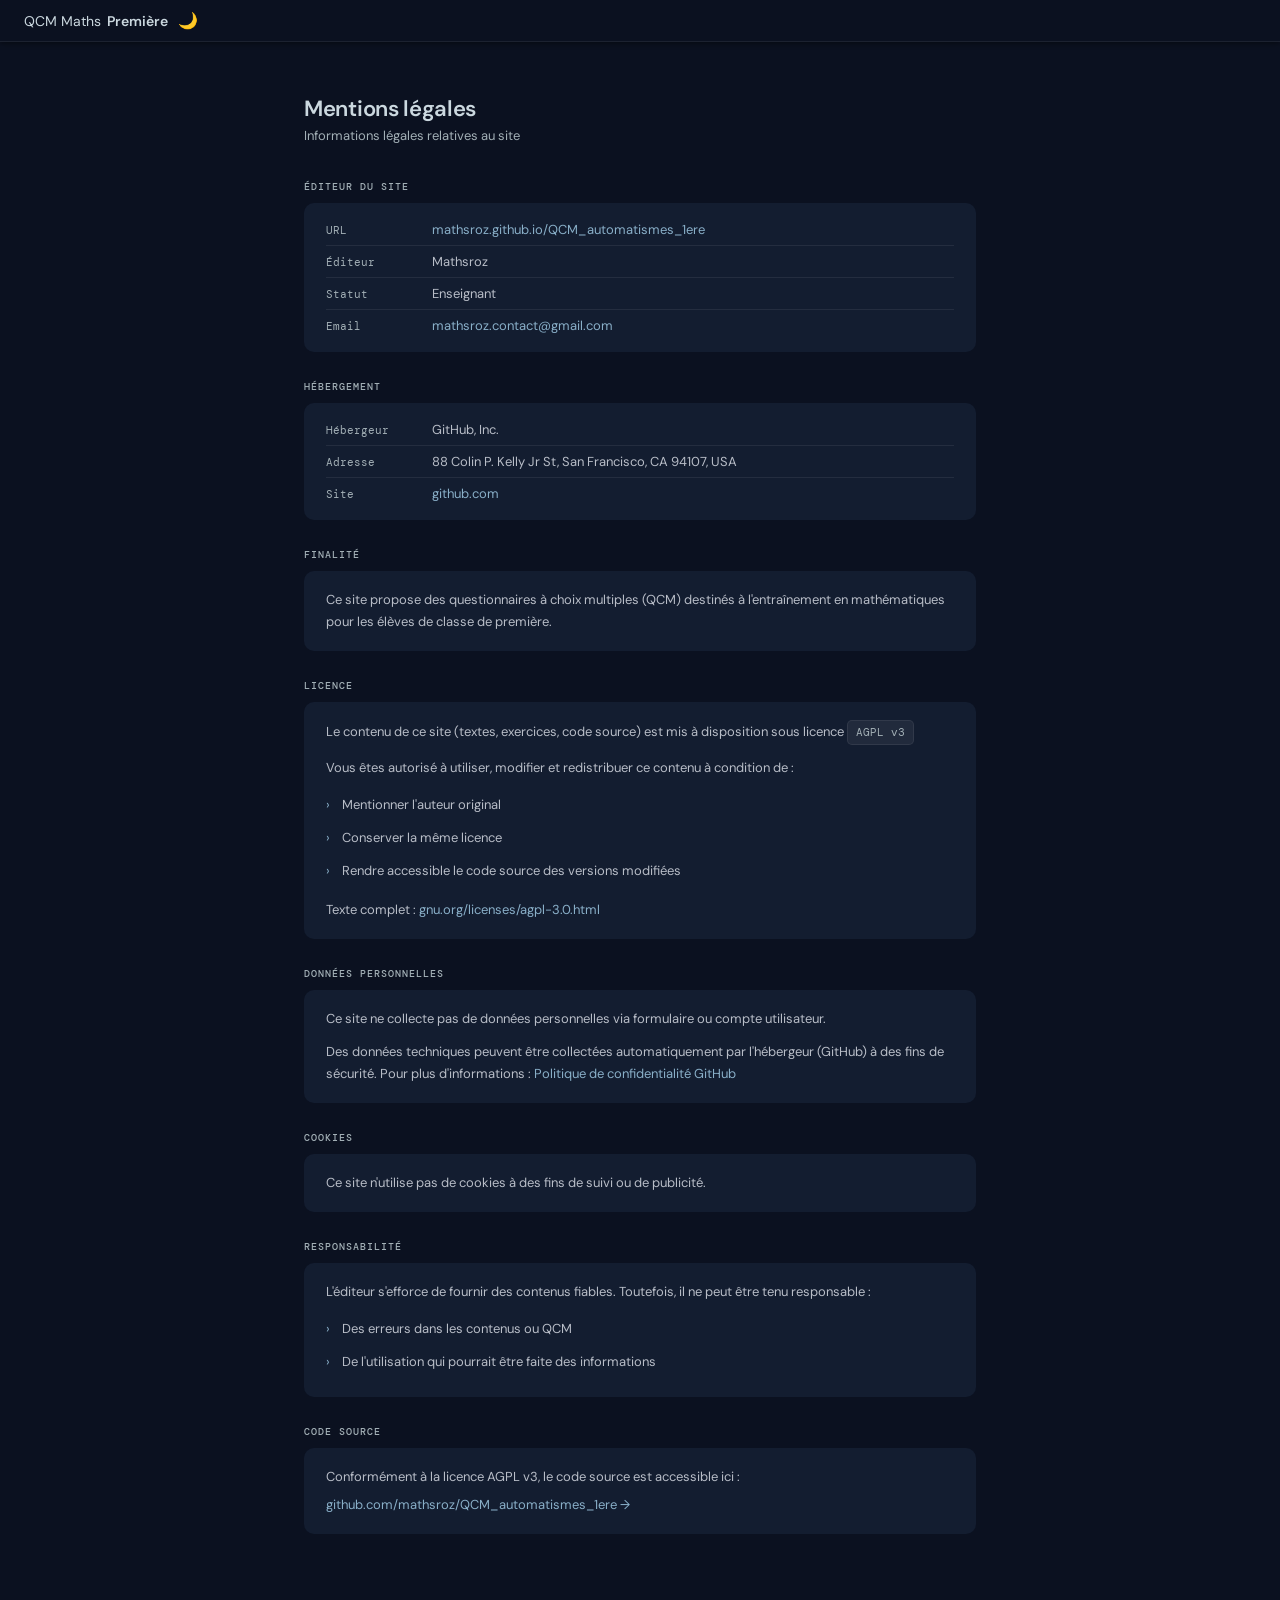
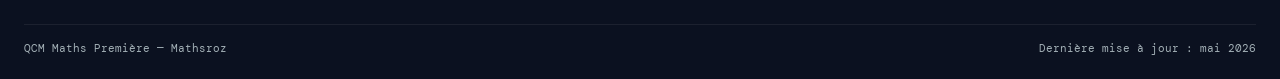
<file: mentionslegales.html>
<!DOCTYPE html>
<html lang="fr">
<head>
  <meta charset="UTF-8">
  <title>Mentions légales – QCM Maths Première</title>
  <meta name="viewport" content="width=device-width, initial-scale=1.0">
  <link rel="preconnect" href="https://fonts.googleapis.com">
  <link rel="preconnect" href="https://fonts.gstatic.com" crossorigin>
  <link href="https://fonts.googleapis.com/css2?family=DM+Mono:ital,wght@0,300;0,400;0,500&family=DM+Sans:wght@300;400;500;600&display=swap" rel="stylesheet">
  <style>
    :root {
      --bg:      rgb(11, 17, 32);
      --card:    rgb(19,29,48);
      --card2:   rgb(33, 42, 60);
      --border:  rgba(60, 122, 193, 0.2);
      --border2: rgba(255, 255, 255, 0.07);
      --accent:  #89afc8;
      --accent2: rgb(91, 124, 185);
      --accent3: rgba(62, 106, 187, 0.171);
      --text:    #cbd8df;
      --text2:   #b8bdc7;
      --text3:   #a3b0b6;
      --orange:  #ff7e14;
      --mono:    'DM Mono', monospace;
      --sans:    'DM Sans', sans-serif;
      --radius:  10px;
      --radius2: 7px;
    }
    body.light {
      --bg:      rgb(255, 249, 240);
      --card:    rgb(255, 255, 255);
      --card2:   rgb(255, 249, 240);
      --border:  rgba(235, 241, 248, 0.15);
      --border2: rgba(0,0,0,0.07);
      --accent:  #b6814f;
      --accent2: #b17e5c;
      --accent3: rgba(167, 89, 0, 0.15);
      --text:    #000000;
      --text2:   #383535;
      --text3:   #7e7871;
      --orange:  #c05808;
    }
    .theme-transitioning, .theme-transitioning * {
      transition: none !important;
    }
    *, *::before, *::after { box-sizing: border-box; margin: 0; padding: 0; }
    html { scroll-behavior: smooth; }
    body {
      font-family: var(--sans);
      background: var(--bg);
      color: var(--text);
      min-height: 100vh;
      overflow-x: hidden;
    }
    body::before {
      content: '';
      position: fixed; inset: 0;
      pointer-events: none; z-index: 0;
    }
    ::-webkit-scrollbar { width: 5px; }
    ::-webkit-scrollbar-track { background: transparent; }
    ::-webkit-scrollbar-thumb { background: rgba(131, 159, 211, 0.3); border-radius: 99px; }

    /* ─── HEADER ─── */
    header {
      position: sticky; top: 0; z-index: 100;
      background: var(--bg);
      backdrop-filter: blur(20px);
      border-bottom: 1px solid var(--border2);
      padding: 0 24px;
      height: 42px;
      display: flex; align-items: center;
      box-shadow: 0px 2px 5px rgba(0,0,0,0.4);
    }
    .logo {
      display: flex; align-items: center; gap: 6px;
      font-size: 14px; font-weight: 400;
      white-space: nowrap;
      text-decoration: none; color: var(--text);
      transition: 0.1s ease;
    }
    .logo strong { font-weight: 600; }
    .logo:hover{ scale: 1.05;}
    .theme-icon {
      font-size: 16px;
      cursor: pointer;
      margin-left: 10px;
      background: none; border: none;
      line-height: 1;
      padding: 0;
    }

    /* Steps centered */
    .steps {
      position: absolute; left: 50%; transform: translateX(-50%);
      display: flex; align-items: center; gap: 4px;
    }
    .step-pill {
      display: flex; align-items: center; gap: 7px;
      padding: 5px 12px; border-radius: 99px;
      font-size: 13px; font-weight: 500; cursor: pointer;
      border: 1.5px solid transparent;
      color: var(--text3); transition: all 0.25s;
      text-decoration: none;
    }
    .step-pill .step-num {
      width: 18px; height: 18px; border-radius: 50%;
      background: rgba(255,255,255,0.05);
      display: flex; align-items: center; justify-content: center;
      font-size: 11px; font-family: var(--mono); font-weight: 500;
    }
    .step-pill.active {
      color: var(--accent);
      border-color: var(--accent);
      background: var(--accent3);
    }
    .step-pill.active .step-num { background: var(--accent); color: #fff; }
    .step-sep { color: var(--text3); font-size: 14px; margin: 0 2px; }

    /* Banque right */
    .header-right {
      margin-left: auto;
      display: flex; align-items: center; gap: 8px;
    }
    .banque-btn {
      display: flex; align-items: center; gap: 6px;
      font-size: 13px; font-weight: 500;
      color: var(--text2);
      text-decoration: none;
      padding: 4px 10px; border-radius: var(--radius2);
      transition: color 0.2s;
    }
    .banque-btn:hover { color: var(--text); }

    /* ─── MAIN ─── */
    main {
      position: relative; z-index: 1;
      max-width: 720px;
      margin: 0 auto;
      padding: 52px 24px 80px;
    }

    .page-title {
      font-size: 22px; font-weight: 600; letter-spacing: -0.3px;
      color: var(--text);
      margin-bottom: 4px;
    }
    .page-sub {
      font-size: 13px; color: var(--text3);
      margin-bottom: 36px;
    }

    /* ─── SECTION LABEL ─── */
    .section-label {
      font-family: var(--mono);
      font-size: 10px; font-weight: 500;
      letter-spacing: 0.1em;
      text-transform: uppercase;
      color: var(--text3);
      margin-bottom: 10px;
      margin-top: 28px;
    }
    .section-label:first-of-type { margin-top: 0; }

    /* ─── CARD ─── */
    .card {
      background: var(--card);
      border-radius: var(--radius);
      padding: 18px 22px;
      margin-bottom: 10px;
    }

    .info-row {
      display: flex; align-items: baseline; gap: 16px;
      padding: 7px 0;
      border-bottom: 1px solid var(--border2);
      font-size: 13px;
    }
    .info-row:first-child { padding-top: 0; }
    .info-row:last-child { border-bottom: none; padding-bottom: 0; }
    .info-key {
      font-family: var(--mono); font-size: 11px;
      color: var(--text3); min-width: 90px; flex-shrink: 0;
    }
    .info-val { color: var(--text2); }

    .card p {
      font-size: 13px; color: var(--text2);
      line-height: 1.7; margin-bottom: 10px;
    }
    .card p:last-child { margin-bottom: 0; }

    ul { list-style: none; }
    ul li {
      font-size: 13px; color: var(--text2);
      padding: 6px 0 6px 16px;
      position: relative;
      line-height: 1.6;
    }
    ul li:last-child { border-bottom: none; }
    ul li::before {
      content: '›';
      position: absolute; left: 0;
      color: var(--accent);
    }

    a { color: var(--accent); text-decoration: none; }
    a:hover { text-decoration: underline; }

    .tag {
      display: inline-block;
      font-family: var(--mono); font-size: 11px;
      background: var(--card2); color: var(--text3);
      padding: 2px 8px; border-radius: 5px;
      border: 1px solid var(--border2);
    }

    /* ─── FOOTER ─── */
    footer {
      position: relative; z-index: 1;
      display: flex; align-items: center; justify-content: space-between;
      margin: 0 24px 24px;
      padding-top: 16px;
      border-top: 1px solid var(--border2);
      color: var(--text3);
      font-family: var(--mono);
      font-size: 8pt;
    }
  </style>
</head>
<body>

<header>
  <a href="https://mathsroz.github.io/QCM_automatismes_1ere/" class="logo">
    QCM Maths <strong>Première</strong>
  </a>
  <button class="theme-icon" id="themeBtn" title="Thème">🌙</button>

</header>

<main>
  <h1 class="page-title">Mentions légales</h1>
  <p class="page-sub">Informations légales relatives au site</p>

  <div class="section-label">Éditeur du site</div>
  <div class="card">
    <div class="info-row">
      <span class="info-key">URL</span>
      <span class="info-val"><a href="https://mathsroz.github.io/QCM_automatismes_1ere/">mathsroz.github.io/QCM_automatismes_1ere</a></span>
    </div>
    <div class="info-row">
      <span class="info-key">Éditeur</span>
      <span class="info-val">Mathsroz</span>
    </div>
    <div class="info-row">
      <span class="info-key">Statut</span>
      <span class="info-val">Enseignant</span>
    </div>
    <div class="info-row">
      <span class="info-key">Email</span>
      <span class="info-val"><a href="mailto:mathsroz.contact@gmail.com">mathsroz.contact@gmail.com</a></span>
    </div>
  </div>

  <div class="section-label">Hébergement</div>
  <div class="card">
    <div class="info-row">
      <span class="info-key">Hébergeur</span>
      <span class="info-val">GitHub, Inc.</span>
    </div>
    <div class="info-row">
      <span class="info-key">Adresse</span>
      <span class="info-val">88 Colin P. Kelly Jr St, San Francisco, CA 94107, USA</span>
    </div>
    <div class="info-row">
      <span class="info-key">Site</span>
      <span class="info-val"><a href="https://github.com">github.com</a></span>
    </div>
  </div>

  <div class="section-label">Finalité</div>
  <div class="card">
    <p>Ce site propose des questionnaires à choix multiples (QCM) destinés à l'entraînement en mathématiques pour les élèves de classe de première.</p>
  </div>

  <div class="section-label">Licence</div>
  <div class="card">
    <p>Le contenu de ce site (textes, exercices, code source) est mis à disposition sous licence <span class="tag">AGPL v3</span></p>
    <p style="margin-top:12px;">Vous êtes autorisé à utiliser, modifier et redistribuer ce contenu à condition de :</p>
    <ul style="margin-top:8px;">
      <li>Mentionner l'auteur original</li>
      <li>Conserver la même licence</li>
      <li>Rendre accessible le code source des versions modifiées</li>
    </ul>
    <p style="margin-top:12px;">Texte complet : <a href="https://www.gnu.org/licenses/agpl-3.0.html">gnu.org/licenses/agpl-3.0.html</a></p>
  </div>

  <div class="section-label">Données personnelles</div>
  <div class="card">
    <p>Ce site ne collecte pas de données personnelles via formulaire ou compte utilisateur.</p>
    <p>Des données techniques peuvent être collectées automatiquement par l'hébergeur (GitHub) à des fins de sécurité. Pour plus d'informations : <a href="https://docs.github.com/fr/site-policy/privacy-policies/github-privacy-statement">Politique de confidentialité GitHub</a></p>
  </div>

  <div class="section-label">Cookies</div>
  <div class="card">
    <p>Ce site n'utilise pas de cookies à des fins de suivi ou de publicité.</p>
  </div>

  <div class="section-label">Responsabilité</div>
  <div class="card">
    <p>L'éditeur s'efforce de fournir des contenus fiables. Toutefois, il ne peut être tenu responsable :</p>
    <ul style="margin-top:8px;">
      <li>Des erreurs dans les contenus ou QCM</li>
      <li>De l'utilisation qui pourrait être faite des informations</li>
    </ul>
  </div>

  <div class="section-label">Code source</div>
  <div class="card">
    <p>Conformément à la licence AGPL v3, le code source est accessible ici :<br>
    <a href="https://github.com/mathsroz/QCM_automatismes_1ere" style="display:inline-block;margin-top:6px;">github.com/mathsroz/QCM_automatismes_1ere →</a></p>
  </div>
</main>

<footer>
  <span>QCM Maths Première — Mathsroz</span>
  <span>Dernière mise à jour : mai 2026</span>
</footer>

<script>
  const btn = document.getElementById('themeBtn');
  if (localStorage.getItem('theme') === 'light') {
    document.body.classList.add('light');
    btn.textContent = '☀️';
  }
  btn.addEventListener('click', () => {
    document.body.classList.add('theme-transitioning');
    document.body.classList.toggle('light');
    const light = document.body.classList.contains('light');
    btn.textContent = light ? '☀️' : '🌙';
    localStorage.setItem('theme', light ? 'light' : 'dark');
    setTimeout(() => document.body.classList.remove('theme-transitioning'), 50);
  });
</script>
</body>
</html>
</file>
